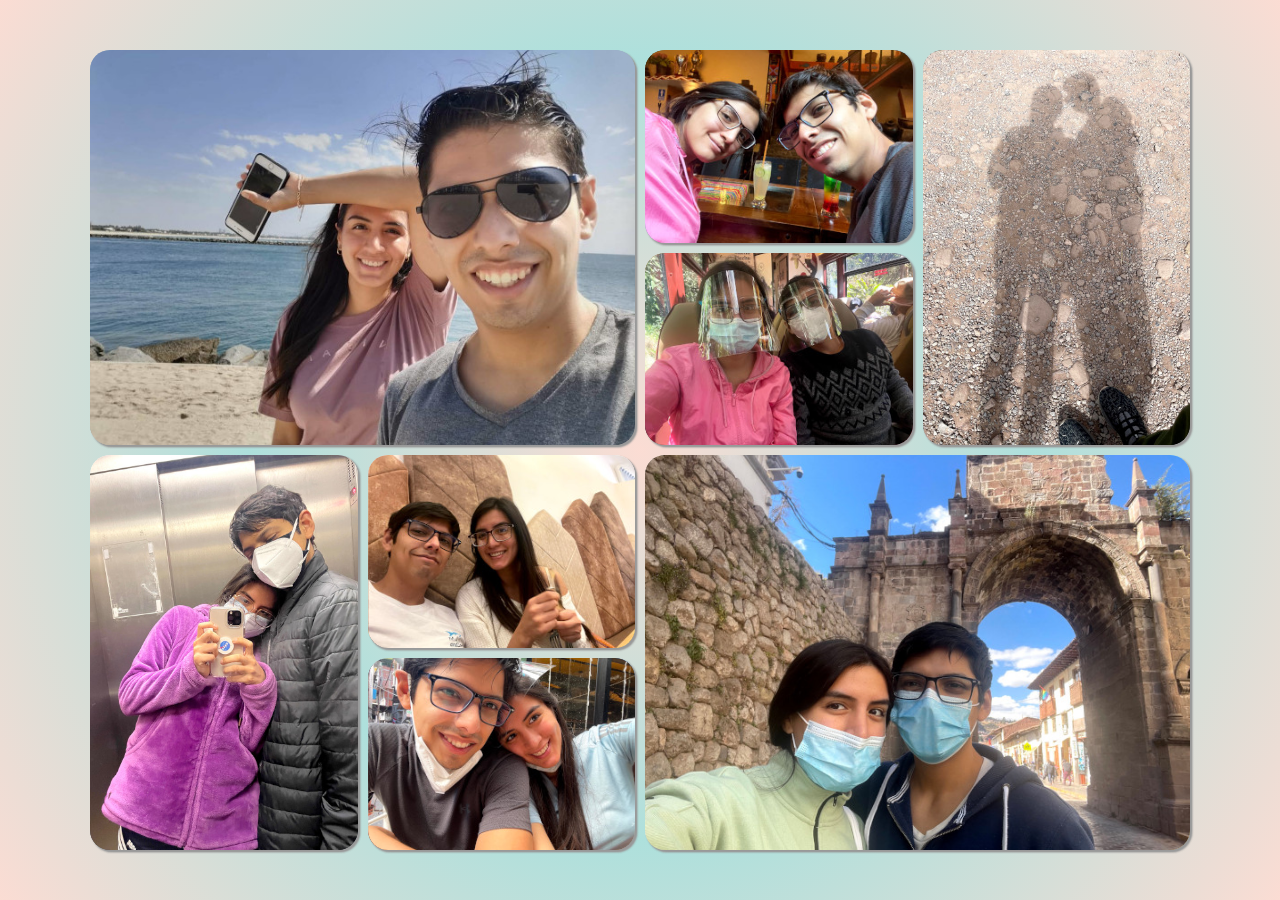
<file: index.html>
<!DOCTYPE html>
<html lang="en">
<head>
    <meta charset="UTF-8">
    <meta http-equiv="X-UA-Compatible" content="IE=edge">
    <meta name="viewport" content="width=device-width, initial-scale=1.0">
    <link rel="stylesheet" href="./ALBUM/css/style.css">
    <title>Ale</title>
</head>
<body>
    <main>
        <div class="contenedor">
            <div class="caja">
                <div class="foto1"></div>
            </div>
            <div class="caja">
                <div class="foto1"></div>
            </div>
            <div class="caja">
                <div class="foto1"></div>
            </div>
            <div class="caja">
                <div class="foto1"></div>
            </div>
            <div class="caja">
                <div class="foto1"></div>
            </div>
            <div class="caja">
                <div class="foto1"></div>
            </div>
            <div class="caja">
                <div class="foto1"></div>
            </div>
            <div class="caja">
                <div class="foto1"></div>
            </div>
        </div>
    </main>
</body>
</html>
</file>
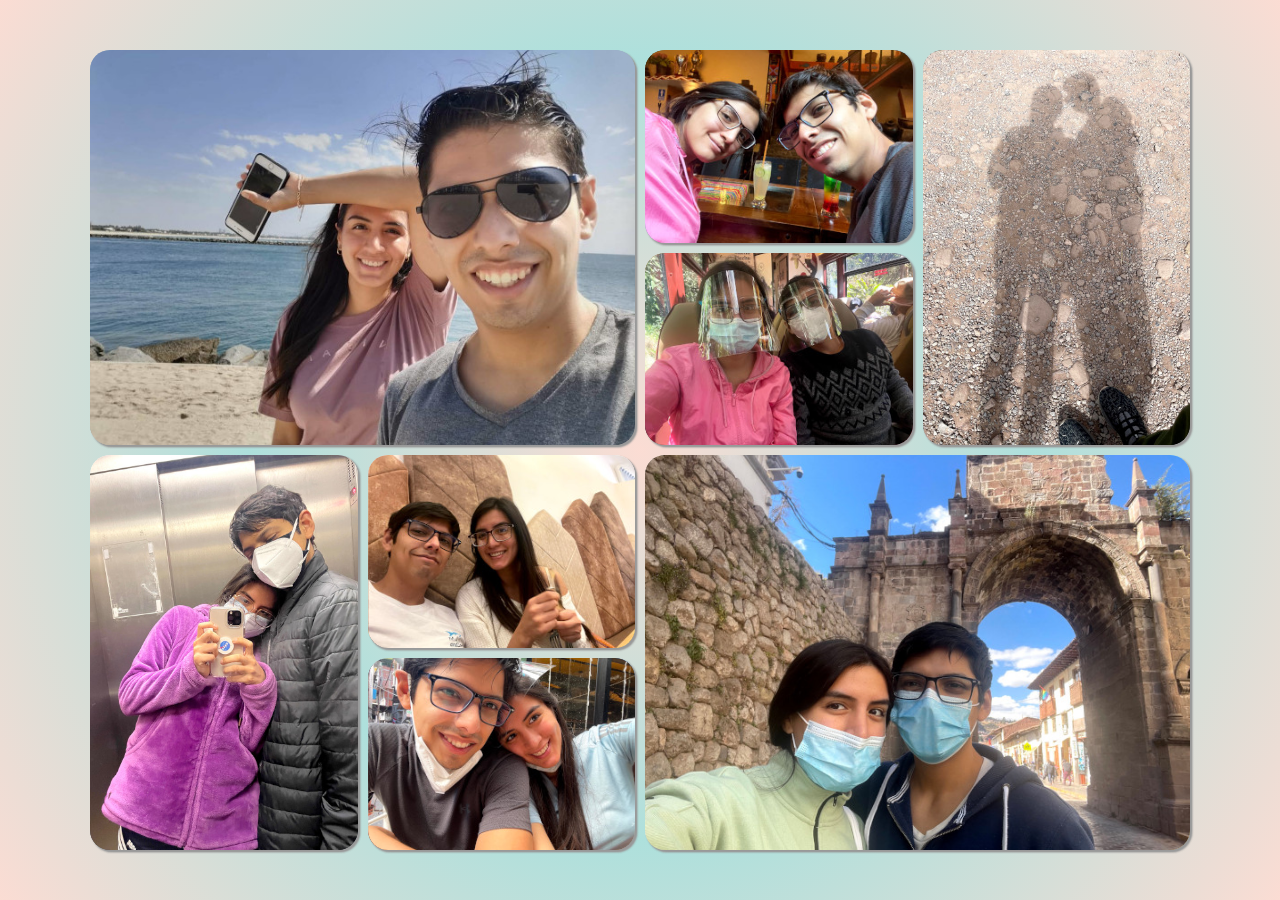
<file: ALBUM/index.html>
<!DOCTYPE html>
<html lang="en">
<head>
    <meta charset="UTF-8">
    <meta http-equiv="X-UA-Compatible" content="IE=edge">
    <meta name="viewport" content="width=device-width, initial-scale=1.0">
    <link rel="stylesheet" href="./css/style.css">
    <title>Ale</title>
</head>
<body>
    <div class="contenedor">
        <div class="caja">
            <div class="foto1"></div>
        </div>
        <div class="caja">
            <div class="foto1"></div>
        </div>
        <div class="caja">
            <div class="foto1"></div>
        </div>
        <div class="caja">
            <div class="foto1"></div>
        </div>
        <div class="caja">
            <div class="foto1"></div>
        </div>
        <div class="caja">
            <div class="foto1"></div>
        </div>
        <div class="caja">
            <div class="foto1"></div>
        </div>
        <div class="caja">
            <div class="foto1"></div>
        </div>
    </div>
</body>
</html>
</file>
<file: ALBUM/css/style.css>
*{
    margin: 0;
    padding: 0%;
    box-sizing: border-box;
}

body{
    background: rgba(247,186,168);
    background: radial-gradient(circle, rgba(247,186,168,0.5) 0%, rgba(93,193,185,0.5) 50%, rgba(247,186,168,0.5) 100%);
}

main{
    background-color: rgba(0,0,0,0);
    animation-name: carga;
    animation-duration: 3s;
}

.contenedor{
    padding: 50px;
    min-width: 700px;
    max-width: 1200px;
    min-height: 100vh;
    margin: 0 auto;
    display: grid;
    grid-template-columns: repeat(4, minmax(150px, 1fr));
    grid-template-rows: repeat(4, minmax(150px, 1fr));
    gap: 10px;
}

.caja{
    animation-name: entrada;
    animation-duration: 2s;
    animation-timing-function: ease;
    animation-fill-mode: backwards;
    animation-delay: 3s;    
    background-size: cover;
}

.caja:nth-of-type(1){
    grid-column: 1/3;
    grid-row: 1/3;
    background-image: url("./FOTOS/1-1.jpg");
}
.caja:nth-of-type(1) .foto1{
    background-image: url("./FOTOS/1.jpg");
}

.caja:nth-of-type(2){
    grid-column: 3/4;
    grid-row: 1/2;
    background-image: url("./FOTOS/2-1.jpg");
}
.caja:nth-of-type(2) .foto1{
    background-image: url("./FOTOS/2.jpg");
}

.caja:nth-of-type(3){
    grid-column: 3/4;
    grid-row: 2/3;
    background-image: url("./FOTOS/3-1.jpg");
}
.caja:nth-of-type(3) .foto1{
    background-image: url("./FOTOS/3.jpg");
}

.caja:nth-of-type(4){
    grid-column: 4/5;
    grid-row: 1/3;
    background-image: url("./FOTOS/4-1.jpg");
}
.caja:nth-of-type(4) .foto1{
    background-image: url("./FOTOS/4.jpg");
}

.caja:nth-of-type(5){
    grid-column: 1/2;
    grid-row: 3/5;
    background-image: url("./FOTOS/5-1.jpg");
}
.caja:nth-of-type(5) .foto1{
    background-image: url("./FOTOS/5.jpg");
}

.caja:nth-of-type(6){
    grid-column: 2/3;
    grid-row: 3/4;
    background-image: url("./FOTOS/6-1.jpg");
}
.caja:nth-of-type(6) .foto1{
    background-image: url("./FOTOS/6.jpg");
}

.caja:nth-of-type(7){
    grid-column: 2/3;
    grid-row: 4/5;
    background-image: url("./FOTOS/7-1.jpg");
}
.caja:nth-of-type(7) .foto1{
    background-image: url("./FOTOS/7.jpg");
}

.caja:nth-of-type(8){
    grid-column: 3/5;
    grid-row: 3/5;
    background-image: url("./FOTOS/8-1.jpg");
}
.caja:nth-of-type(8) .foto1{
    background-image: url("./FOTOS/8.jpg");
}

.foto1{
    height: 100%;
    width: 100%;
    background-size: cover;
    background-position: center;
    transition-duration: 1s;
}

.foto1:hover{
    opacity: 0%;
    transition-duration: 1s;
}

.caja, .foto1{
    border-radius: 20px;
    box-shadow: 2px 2px 2px #999;
}

@keyframes entrada{
    0%{
        transform: scale(0);

    }
    70%{
        transform: scale(1.05);
    }
    100%{
        transform: scale(1);
    }
}

@keyframes carga{
    0%{
        background-color: #000;
        
    }
    100%{
        background-color: rgba(0,0,0,0);
    }
}
</file>
